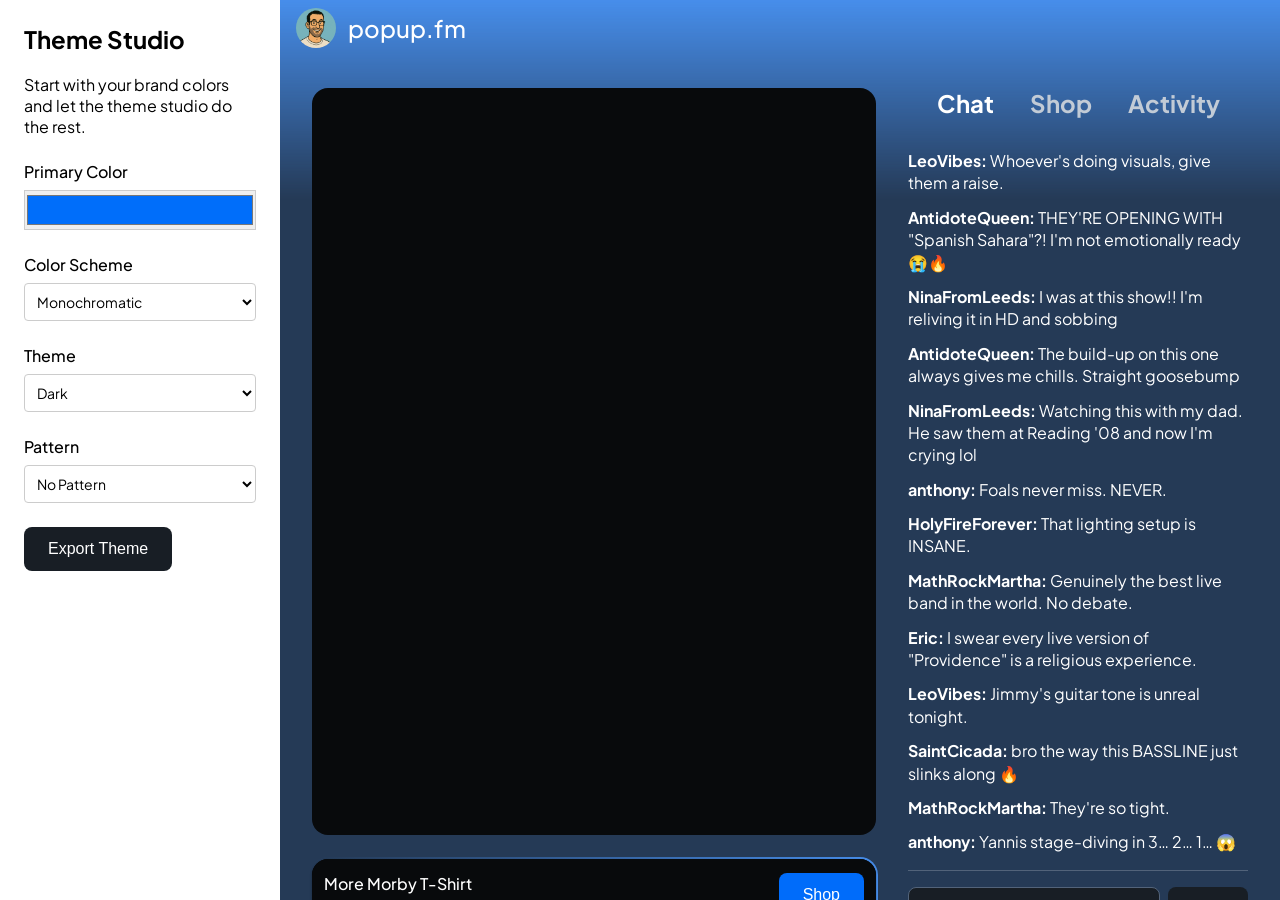
<file: index.html>
<!DOCTYPE html>
<html lang="en">
<head>
    <meta charset="UTF-8">
    <meta name="viewport" content="width=device-width, initial-scale=1.0">
    <title>Popup Theming</title>
    <link rel="preconnect" href="https://fonts.googleapis.com">
    <link rel="preconnect" href="https://fonts.gstatic.com" crossorigin>
    <link href="https://fonts.googleapis.com/css2?family=Plus+Jakarta+Sans:wght@400;500;700&display=swap" rel="stylesheet">
    <link rel="stylesheet" href="style.css">
</head>
<body>
    <div class="page-container">
        <aside class="editor">
            <h2>Theme Studio</h2>
            <p>Start with your brand colors and let the theme studio do the rest.</p>
            <form>
                <div class="form-group">
                    <label for="primary-color">Primary Color</label>
                    <input type="color" id="primary-color-picker" name="primary-color-picker" value="#006efa">
                </div>
                <div class="form-group">
                    <label for="scheme-select">Color Scheme</label>
                    <select id="scheme-select" name="scheme-select">
                        <option value="monochromatic" selected>Monochromatic</option>
                        <option value="neutral">Neutral</option>
                        <option value="complementary">Complementary</option>
                        <option value="analog">Analog</option>
                        <option value="lucky">I Feel Lucky</option>
                        <option value="custom">Custom</option>
                    </select>
                    <button type="button" id="try-again-btn" class="try-again-btn hidden">Try Another Lucky Color</button>
                </div>
                <div class="custom-color-picker hidden" id="custom-color-picker">
                    <div class="form-group">
                        <label for="secondary-color">Header Color</label>
                        <input type="color" id="secondary-color-picker" name="secondary-color-picker" value="#006efa">
                    </div>
                    <div class="form-group">
                        <label for="background-color">Background Color</label>
                        <input type="color" id="background-color-picker" name="background-color-picker" value="#006efa">
                    </div>
                </div>
                <div class="form-group">
                    <label for="theme-select">Theme</label>
                    <select id="theme-select" name="theme-select">
                        <option value="light">Light</option>
                        <option value="dark" selected>Dark</option>
                    </select>
                </div>
                <div class="form-group">
                    <label for="pattern-select">Pattern</label>
                    <select id="pattern-select" name="pattern-select">
                        <option value="none">No Pattern</option>
                        <option value="dots">Dots</option>
                        <option value="wood">Wood</option>
                        <option value="lines">Lines</option>
                        <option value="mural">Mural</option>
                        <option value="charlie-brown">Charlie Brown</option>
                    </select>
                </div>
                <div class="form-group" id="pattern-opacity-group">
                    <label for="pattern-opacity">Pattern Opacity</label>
                    <input type="range" id="pattern-opacity" name="pattern-opacity" min="0" max="100" value="30" step="5">
                    <div class="range-value"><span id="opacity-value">30</span>%</div>
                </div>
                <div class="form-group">
                    <button type="button" id="show-theme-btn" class="btn btn-secondary">Export Theme</button>
                </div>
            </form>
        </aside>
        <div class="preview" id="stage-glow">
            <div class="pattern-overlay" id="pattern-overlay"></div>
            <div class="top-layer" id="flare"></div>
            <header>
                <div class="header-content">
                    <img src="img/avatar.png" alt="popup.fm logo" class="header-logo">
                    <h1>popup.fm</h1>
                </div>
            </header>
            <div class="page-wrapper">
                <main class="container">
                    <div class="main-content">
                        <div class="top-pane">
                            <video class="background-video" autoplay loop muted playsinline>
                                <source src="foals.mp4" type="video/mp4">
                            </video>
                            <div class="artist-card">
                                <div class="artist-card-overlay"></div>
                                <h3>Yannis Philippakis</h3>
                                <p>Songwriter and guitarist, Foals</p>
                            </div>
                            <div class="stage-content">
                                <h2>Main Content</h2>
                                <p>This is the main content area. It will expand to fill the available space. Lorem ipsum dolor sit amet, consectetur adipiscing elit. Sed non risus. Suspendisse lectus tortor, dignissim sit amet, adipiscing nec, ultricies sed, dolor.</p>
                            </div>
                        </div>
                        <div class="bottom-pane">
                            <div class="product-info">
                                <h3 class="product-title">More Morby T-Shirt</h3>
                                <p class="product-details">100% Cotton • Organic • Vegan friendly</p>
                            </div>
                            <button class="btn btn-primary">Shop</button>
                        </div>
                    </div>
                    <aside class="sidebar">
                        <div class="sidebar-header">
                            <button class="tab-btn active">Chat</button>
                            <button class="tab-btn">Shop</button>
                            <button class="tab-btn">Activity</button>
                        </div>
                        <div class="comments-list">
                            <div class="comment">
                                <p><strong>LeoVibes:</strong> Whoever's doing visuals, give them a raise.</p>
                            </div>
                            <div class="comment">
                                <p><strong>AntidoteQueen:</strong> THEY'RE OPENING WITH "Spanish Sahara"?! I'm not emotionally ready 😭🔥</p>
                            </div>
                            <div class="comment">
                                <p><strong>NinaFromLeeds:</strong> I was at this show!! I'm reliving it in HD and sobbing</p>
                            </div>
                            <div class="comment">
                                <p><strong>AntidoteQueen:</strong> The build-up on this one always gives me chills. Straight goosebump</p>
                            </div>
                            <div class="comment">
                                <p><strong>NinaFromLeeds:</strong> Watching this with my dad. He saw them at Reading '08 and now I'm crying lol</p>
                            </div>
                            <div class="comment">
                                <p><strong>anthony:</strong> Foals never miss. NEVER.</p>
                            </div>
                            <div class="comment">
                                <p><strong>HolyFireForever:</strong> That lighting setup is INSANE.</p>
                            </div>
                            <div class="comment">
                                <p><strong>MathRockMartha:</strong> Genuinely the best live band in the world. No debate.</p>
                            </div>
                            <div class="comment">
                                <p><strong>Eric:</strong> I swear every live version of "Providence" is a religious experience.</p>
                            </div>
                            <div class="comment">
                                <p><strong>LeoVibes:</strong> Jimmy's guitar tone is unreal tonight.</p>
                            </div>
                            <div class="comment">
                                <p><strong>SaintCicada:</strong> bro the way this BASSLINE just slinks along 🔥</p>
                            </div>
                            <div class="comment">
                                <p><strong>MathRockMartha:</strong> They're so tight.</p>
                            </div>
                            <div class="comment">
                                <p><strong>anthony:</strong> Yannis stage-diving in 3… 2… 1… 😱</p>
                            </div>
                        </div>
                        <div class="comment-input-section">
                            <input type="text" class="comment-input input-text" placeholder="Add a comment...">
                            <button class="btn btn-secondary">Post</button>
                        </div>
                    </aside>
                </main>
            </div>
        </div>
    </div>
    <div id="theme-modal" class="modal-overlay hidden">
        <div class="modal-content">
            <div class="modal-header">
                <h2>Theme Export</h2>
                <button id="close-modal-btn" class="close-btn">&times;</button>
            </div>
            <div id="theme-object-display" class="modal-body">
                <!-- Theme object will be rendered here -->
            </div>
            <div class="modal-footer">
                <button id="copy-json-btn" class="btn btn-secondary">Copy JSON</button>
            </div>
        </div>
    </div>
    
    <script src="utilities.js"></script>
    <script src="theme-processing.js"></script>
    <script src="functions.js"></script>


</body>
</html>
</file>
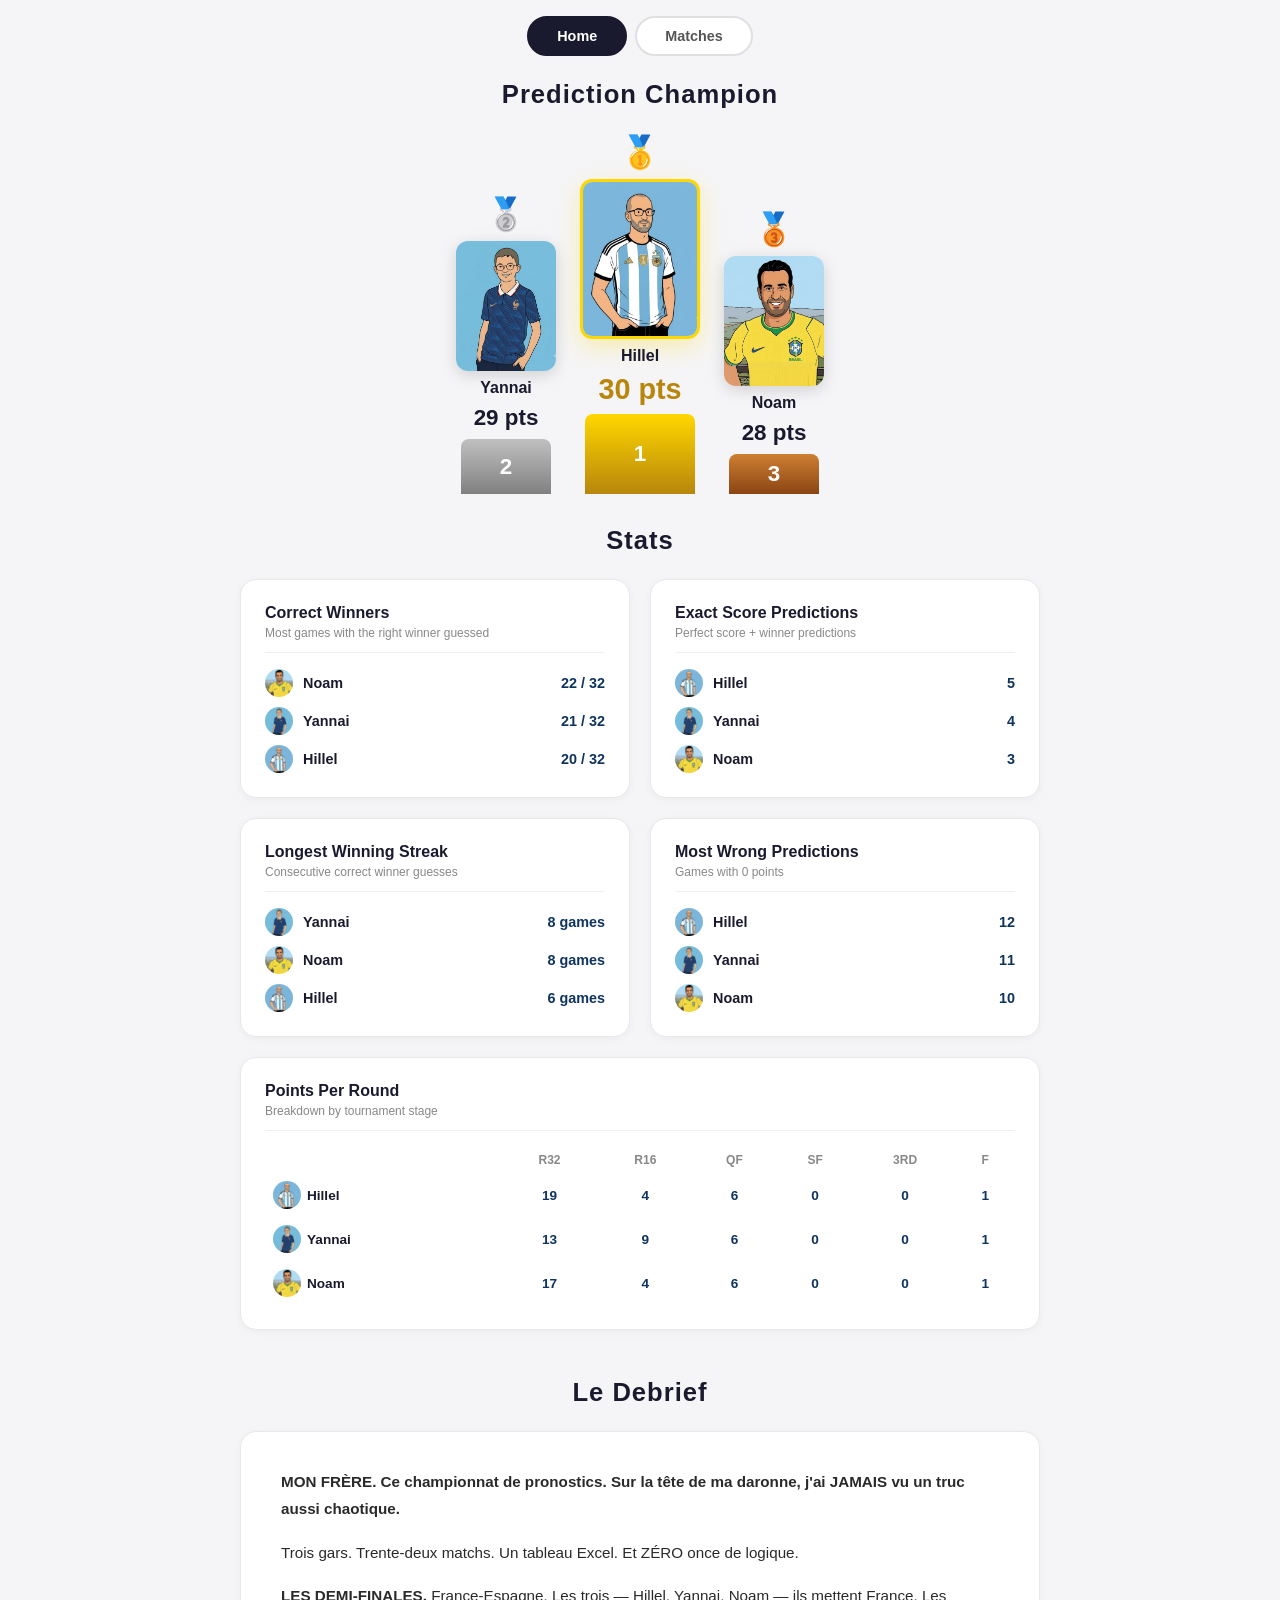
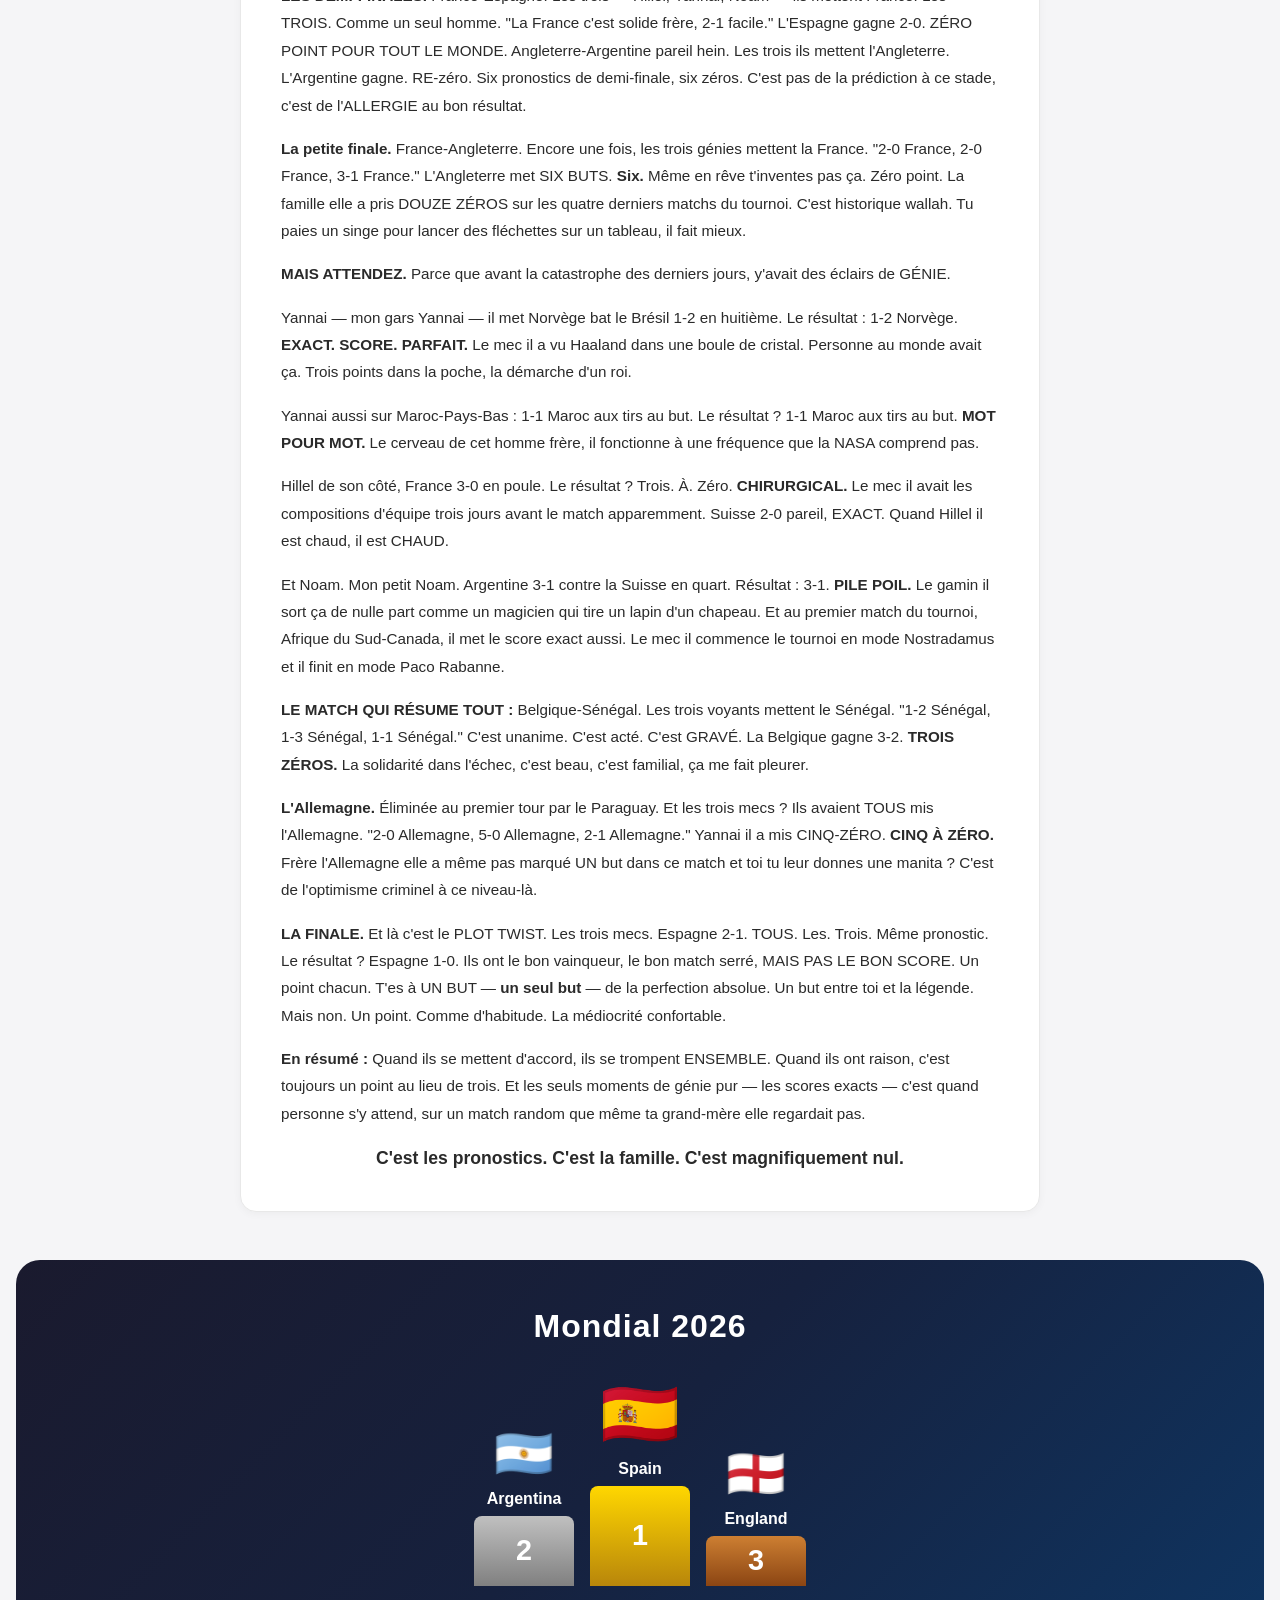
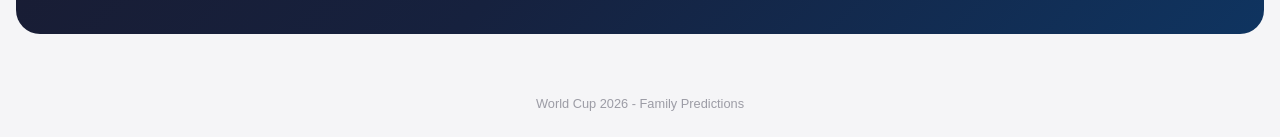
<file: mondial26/index.html>
<!DOCTYPE html>
<html lang="en">
<head>
    <meta charset="UTF-8">
    <meta name="viewport" content="width=device-width, initial-scale=1.0">
    <title>Mondial 2026 - Pronostics</title>
    <link rel="stylesheet" href="style.css">
</head>
<body>
    <nav id="main-nav">
        <button class="nav-btn active" data-view="home">Home</button>
        <button class="nav-btn" data-view="matches">Matches</button>
    </nav>

    <!-- HOME VIEW -->
    <section id="home-view">
        <section id="prediction-podium">
            <h2 class="section-title">Prediction Champion</h2>
            <div class="pred-podium" id="pred-podium"></div>
        </section>

        <section id="stats-section">
            <h2 class="section-title">Stats</h2>
            <div class="stats-grid" id="stats-grid"></div>
        </section>

        <section id="commentary">
            <h2 class="section-title">Le Debrief</h2>
            <div class="commentary-content">
                <p><strong>MON FRÈRE. Ce championnat de pronostics. Sur la tête de ma daronne, j'ai JAMAIS vu un truc aussi chaotique.</strong></p>
                <p>Trois gars. Trente-deux matchs. Un tableau Excel. Et ZÉRO once de logique.</p>

                <p><strong>LES DEMI-FINALES.</strong> France-Espagne. Les trois — Hillel, Yannai, Noam — ils mettent France. Les TROIS. Comme un seul homme. "La France c'est solide frère, 2-1 facile." L'Espagne gagne 2-0. ZÉRO POINT POUR TOUT LE MONDE. Angleterre-Argentine pareil hein. Les trois ils mettent l'Angleterre. L'Argentine gagne. RE-zéro. Six pronostics de demi-finale, six zéros. C'est pas de la prédiction à ce stade, c'est de l'ALLERGIE au bon résultat.</p>

                <p><strong>La petite finale.</strong> France-Angleterre. Encore une fois, les trois génies mettent la France. "2-0 France, 2-0 France, 3-1 France." L'Angleterre met SIX BUTS. <strong>Six.</strong> Même en rêve t'inventes pas ça. Zéro point. La famille elle a pris DOUZE ZÉROS sur les quatre derniers matchs du tournoi. C'est historique wallah. Tu paies un singe pour lancer des fléchettes sur un tableau, il fait mieux.</p>

                <p><strong>MAIS ATTENDEZ.</strong> Parce que avant la catastrophe des derniers jours, y'avait des éclairs de GÉNIE.</p>

                <p>Yannai — mon gars Yannai — il met Norvège bat le Brésil 1-2 en huitième. Le résultat : 1-2 Norvège. <strong>EXACT. SCORE. PARFAIT.</strong> Le mec il a vu Haaland dans une boule de cristal. Personne au monde avait ça. Trois points dans la poche, la démarche d'un roi.</p>

                <p>Yannai aussi sur Maroc-Pays-Bas : 1-1 Maroc aux tirs au but. Le résultat ? 1-1 Maroc aux tirs au but. <strong>MOT POUR MOT.</strong> Le cerveau de cet homme frère, il fonctionne à une fréquence que la NASA comprend pas.</p>

                <p>Hillel de son côté, France 3-0 en poule. Le résultat ? Trois. À. Zéro. <strong>CHIRURGICAL.</strong> Le mec il avait les compositions d'équipe trois jours avant le match apparemment. Suisse 2-0 pareil, EXACT. Quand Hillel il est chaud, il est CHAUD.</p>

                <p>Et Noam. Mon petit Noam. Argentine 3-1 contre la Suisse en quart. Résultat : 3-1. <strong>PILE POIL.</strong> Le gamin il sort ça de nulle part comme un magicien qui tire un lapin d'un chapeau. Et au premier match du tournoi, Afrique du Sud-Canada, il met le score exact aussi. Le mec il commence le tournoi en mode Nostradamus et il finit en mode Paco Rabanne.</p>

                <p><strong>LE MATCH QUI RÉSUME TOUT :</strong> Belgique-Sénégal. Les trois voyants mettent le Sénégal. "1-2 Sénégal, 1-3 Sénégal, 1-1 Sénégal." C'est unanime. C'est acté. C'est GRAVÉ. La Belgique gagne 3-2. <strong>TROIS ZÉROS.</strong> La solidarité dans l'échec, c'est beau, c'est familial, ça me fait pleurer.</p>

                <p><strong>L'Allemagne.</strong> Éliminée au premier tour par le Paraguay. Et les trois mecs ? Ils avaient TOUS mis l'Allemagne. "2-0 Allemagne, 5-0 Allemagne, 2-1 Allemagne." Yannai il a mis CINQ-ZÉRO. <strong>CINQ À ZÉRO.</strong> Frère l'Allemagne elle a même pas marqué UN but dans ce match et toi tu leur donnes une manita ? C'est de l'optimisme criminel à ce niveau-là.</p>

                <p><strong>LA FINALE.</strong> Et là c'est le PLOT TWIST. Les trois mecs. Espagne 2-1. TOUS. Les. Trois. Même pronostic. Le résultat ? Espagne 1-0. Ils ont le bon vainqueur, le bon match serré, MAIS PAS LE BON SCORE. Un point chacun. T'es à UN BUT — <strong>un seul but</strong> — de la perfection absolue. Un but entre toi et la légende. Mais non. Un point. Comme d'habitude. La médiocrité confortable.</p>

                <p><strong>En résumé :</strong> Quand ils se mettent d'accord, ils se trompent ENSEMBLE. Quand ils ont raison, c'est toujours un point au lieu de trois. Et les seuls moments de génie pur — les scores exacts — c'est quand personne s'y attend, sur un match random que même ta grand-mère elle regardait pas.</p>

                <p><strong>C'est les pronostics. C'est la famille. C'est magnifiquement nul.</strong></p>
            </div>
        </section>

        <section id="tournament-podium">
            <h2 class="section-title">Mondial 2026</h2>
            <div class="podium">
                <div class="podium-spot second">
                    <div class="podium-flag">🇦🇷</div>
                    <div class="podium-team">Argentina</div>
                    <div class="podium-block">2</div>
                </div>
                <div class="podium-spot first">
                    <div class="podium-flag">🇪🇸</div>
                    <div class="podium-team">Spain</div>
                    <div class="podium-block">1</div>
                </div>
                <div class="podium-spot third">
                    <div class="podium-flag">🏴󠁧󠁢󠁥󠁮󠁧󠁿</div>
                    <div class="podium-team">England</div>
                    <div class="podium-block">3</div>
                </div>
            </div>
        </section>
    </section>

    <!-- MATCHES VIEW -->
    <section id="matches-view" style="display:none;">
        <section id="hero">
            <div class="hero-bg"></div>
            <h1 class="hero-title">Mondial 2026</h1>
            <div class="hero-players">
                <div class="hero-player">
                    <div class="hero-avatar-wrapper">
                        <img src="hillel.jpeg" alt="Hillel" class="hero-avatar">
                    </div>
                    <span class="hero-name">Hillel</span>
                    <span class="hero-score" id="score-hillel">0</span>
                </div>
                <div class="hero-player">
                    <div class="hero-avatar-wrapper">
                        <img src="yannai.jpeg" alt="Yannai" class="hero-avatar">
                    </div>
                    <span class="hero-name">Yannai</span>
                    <span class="hero-score" id="score-yannai">0</span>
                </div>
                <div class="hero-player">
                    <div class="hero-avatar-wrapper">
                        <img src="noam.png" alt="Noam" class="hero-avatar">
                    </div>
                    <span class="hero-name">Noam</span>
                    <span class="hero-score" id="score-noam">0</span>
                </div>
            </div>
        </section>

        <nav id="toolbar">
            <div id="rounds"></div>
        </nav>

        <section id="matches"></section>
    </section>

    <footer>
        <p>World Cup 2026 - Family Predictions</p>
    </footer>

    <script src="app.js"></script>
</body>
</html>
</file>
<file: style.css>
@import "token.css";
@import "editor.css";

body {
    margin: 0;
    font-family: 'Plus Jakarta Sans', -apple-system, BlinkMacSystemFont, "Segoe UI", Roboto, Helvetica, Arial, sans-serif;
}

.preview {
    flex-grow: 1;
    position: relative;
    isolation: isolate;
    color: var(--primary-text);
    height: 100%;
    overflow: hidden;
    display: flex;
    flex-direction: column;
}

#stage-glow {
    background: linear-gradient(135deg, var(--gradient-brand-1) 100%, var(--gradient-brand-2) 100%);
    position: relative;
}

#flare {
    background: var(--secondary-brand);
    -webkit-mask-image: linear-gradient(to bottom, black, transparent);
    mask-image: linear-gradient(to bottom, black, transparent); 
}

/* Pattern Overlay */
.pattern-overlay {
    position: absolute;
    top: 0;
    left: 0;
    width: 100%;
    height: 100%;
    opacity: 0.3;
    pointer-events: none;
    z-index: 1;
    display: none;
}

.pattern-overlay-dots{
    background: url("img/dots.png") repeat;
    background-size: 100px 100px;
}

.pattern-overlay-wood{
    background: url("img/wood.png") repeat;
    background-size: 220px 220px;
}

.pattern-overlay-lines{
    background: url("img/lines.png") repeat;
    background-size: 100px 100px;
}

.pattern-overlay-mural{
    background: url("img/mural.png") repeat;
    background-size: 400px 400px;
}

.pattern-overlay-charlie-brown{
    background: url("img/charlie-brown.png") repeat;
    background-size: 20px 12px;
}

.top-layer {
    position: absolute;
    top: 0;
    left: 0;
    width: 100%;
    height: 200px;
    z-index: 0;
}

header {
    width: 100%;
    height: 56px;
    padding: 0 16px;
    background-color: transparent;
    box-sizing: border-box;
    display: flex;
    align-items: center;
    flex-shrink: 0;
    z-index: 2;
}

.header-content {
    display: flex;
    align-items: center;
    height: 100%;
}

.header-content h1 {
    margin: 0;
    font-size: 24px;
    line-height: 1;
    font-weight: 500;
}

.header-logo {
    width: 40px;
    height: 40px;
    border-radius: 50%;
    margin-right: 12px;
    object-fit: cover;
}

.page-wrapper {
    margin: 0 32px;
    display: flex;
    flex-direction: column;
    flex-grow: 1;
    box-sizing: border-box;
    padding-top: 32px;
    padding-bottom: 24px;
    min-height: 0;
}

.container {
    max-width: 1300px;
    margin: 0 auto;
    display: flex;
    gap: 32px;
    align-items: stretch;
    flex-grow: 1;
}

.main-content {
    flex-grow: 1;
    background: transparent;
    box-shadow: none;
    padding: 0;
    border-radius: 0;
    display: flex;
    flex-direction: column;
    gap: 24px;
    z-index: 2;
}

.top-pane {
    flex-grow: 1;
    background: var(--surface-1);
    padding: 16px 24px;
    border-radius: var(--border-radius);
    position: relative;
    overflow: hidden;
}

.artist-card {
    position: absolute;
    width: 100%;
    bottom: 0px;
    left: 0px;
    padding: 120px 48px 48px 48px;
    display: flex;
    flex-direction: column;
    gap: 16px;
    z-index: 2;
    opacity: 0;
    animation: artistCardAnimation 16s infinite;
}

.artist-card-overlay {
    position: absolute;
    top: 0;
    left: 0;
    width: 100%;
    height: 100%;
    opacity: 0.6;
    background: linear-gradient(to top, var(--secondary-brand) 0%, rgba(0, 0, 0, 0) 100%);
}

.artist-card h3 {
    margin: 0;
    color: #ffffff;
    font-size: 48px; line-height: 100%;
    font-weight: 700;
    z-index: 2;
    text-shadow: 0 1px 16px rgba(0, 0, 0, 0.5);
}

.artist-card p {
    margin: 0;
    color: #ffffff;
    z-index: 2;
    font-size: 18px;
    text-shadow: 0 1px 16px rgba(0, 0, 0, 0.5);
}

.stage-content {
    opacity: 0;
}

.background-video {
    position: absolute;
    top: 50%;
    left: 50%;
    transform: translate(-50%, -50%);
    min-width: 100%;
    min-height: 100%;
    width: auto;
    height: auto;
    object-fit: cover;
}

.top-pane .content {
    position: relative;
    z-index: 1;
    flex-grow: 1;
    width: 100%;
}

@keyframes gradientBorder {
    0% {
        background-position: 0% 50%;
    }
    50% {
        background-position: 100% 50%;
    }
    100% {
        background-position: 0% 50%;
    }
}

.bottom-pane {
    height: 72px;
    flex-shrink: 0;
    width: 100%;
    border-radius: var(--border-radius);
    background: var(--surface-1);
    box-shadow: 0 1px 3px rgba(0,0,0,0.12), 0 1px 2px rgba(0,0,0,0.24);
    display: flex;
    align-items: center;
    justify-content: center;
    position: relative;
    padding: 12px;
    box-sizing: border-box;
}

.bottom-pane::before {
    content: '';
    position: absolute;
    top: -2px;
    left: -2px;
    right: -2px;
    bottom: -2px;
    border-radius: calc(var(--border-radius) + 2px);
    background: linear-gradient(90deg, 
        var(--gradient-brand-1),
        var(--secondary-brand),
        var(--gradient-brand-1)
    );
    background-size: 200% 100%;
    z-index: -1;
    animation: gradientBorder 10s ease infinite;
}

.bottom-pane::after {
    content: '';
    position: absolute;
    top: 0;
    left: 0;
    right: 0;
    bottom: 0;
    background: var(--surface-1);
    border-radius: var(--border-radius);
    z-index: -1;
}

.promo-item {
    position: absolute;
    top: 12px;
    left: 12px;
    right: 12px;
    bottom: 12px;
    display: flex;
    align-items: center;
    justify-content: space-between;
    opacity: 0;
    transform: translateY(20px);
    transition: opacity 0.5s ease-out, transform 0.5s ease-out;
}

.promo-item.active {
    opacity: 1;
    transform: translateY(0);
}

.promo-item.exit {
    transform: translateY(-20px);
}

.sidebar {
    width: 340px;
    flex-shrink: 0;
    border-radius: var(--border-radius);
    z-index: 2;
    display: flex;
    flex-direction: column;
    gap: 16px;
    min-height: 0;
}

h1, h2, h3 {
    margin-top: 0;
}

html, body {
    height: 100%;
}

.page-container {
    display: flex;
    height: 100%;
}


.product-info {
    flex-grow: 1;
}

.product-info .product-title {
    margin: 0 0 4px;
    font-size: 16px;
    font-weight: 500;
}

.product-info .product-details {
    margin: 0;
    font-size: 14px;
    color: var(--secondary-text);
}

.btn {
    border: none;
    padding: 10px 24px;
    height: 44px;
    border-radius: 8px;
    font-size: 16px;
    font-weight: 500;
    cursor: pointer;
    transition: opacity 0.2s ease;
    flex-shrink: 0;
}

.btn-primary {
    background-color: var(--primary-brand);
    color: var(--primary-brand-text);
}

.btn-primary:hover {
    opacity: 0.9;
}

.btn-secondary {
    background-color: var(--surface-2);
    color: var(--primary-text);
}

.btn-secondary:hover {
    opacity: 0.9;
}

.sidebar-header {
    display: flex;
    justify-content: center;
    gap: 36px;
    padding-bottom: 16px;
}

.tab-btn {
    background: none;
    border: none;
    color: var(--secondary-text);
    font-family: 'Plus Jakarta Sans', sans-serif;
    font-size: 24px;
    font-weight: 700;
    padding: 0;
    cursor: pointer;
    transition: color 0.2s ease;
}

.tab-btn.active {
    color: var(--primary-text);
}

.tab-btn:hover {
    color: #FFFFFF;
}

.comments-list {
    display: flex;
    flex-direction: column;
    gap: 12px;
    flex-grow: 1;
    justify-content: flex-end;
    overflow-y: auto;
    min-height: 0;
}

.comment p {
    margin: 0;
    font-size: 16px;
    line-height: 1.4;
    color: var(--primary-text);
}

.comment p strong {
    font-weight: 700;
}

.comment-input-section {
    display: flex;
    gap: 8px;
    padding-top: 16px;
    margin-top: auto;
    border-top: 1px solid var(--graph-1);
}

.input-text {
    height: 44px;
    border: 1px solid transparent;
    background-color: var(--surface-2);
    border-radius: 8px;
    padding: 0 16px;
    font-family: inherit;
    font-size: 14px;
    color: var(--primary-text);
    transition: border-color 0.2s ease;
    box-sizing: border-box;
    border: 1px solid var(--graph-1);
}

.input-text::placeholder {
    color: var(--secondary-text);
}

.input-text:focus {
    outline: none;
    border-color: var(--primary-brand);
}

.comment-input{
    flex-grow: 1;
}

@keyframes artistCardAnimation {
    0% {
        opacity: 0;
        transform: translateY(10px);
    }
    3% {
        opacity: 1;
        transform: translateY(0);
    }
    50% {
        opacity: 1;
        transform: translateY(0);
    }
    53% {
        opacity: 0;
        transform: translateY(0);
    }
    100% {
        opacity: 0;
        transform: translateY(0);
    }
}
</file>
<file: mondial26/style.css>
* {
    margin: 0;
    padding: 0;
    box-sizing: border-box;
}

body {
    font-family: -apple-system, BlinkMacSystemFont, 'Segoe UI', Roboto, sans-serif;
    background: #f5f5f7;
    min-height: 100vh;
    color: #1a1a2e;
    padding: 16px;
}

/* Main Navigation */
#main-nav {
    display: flex;
    justify-content: center;
    gap: 8px;
    margin-bottom: 24px;
}

.nav-btn {
    background: #fff;
    border: 2px solid #e0e0e0;
    color: #555;
    padding: 10px 28px;
    border-radius: 24px;
    cursor: pointer;
    font-size: 0.9rem;
    font-weight: 700;
    transition: all 0.2s;
}

.nav-btn:hover {
    background: #f0f0f0;
}

.nav-btn.active {
    background: #1a1a2e;
    border-color: #1a1a2e;
    color: #fff;
}

/* ===== HOME VIEW ===== */

.section-title {
    text-align: center;
    font-size: 1.6rem;
    font-weight: 900;
    color: #1a1a2e;
    margin-bottom: 24px;
    letter-spacing: 1px;
}

/* Tournament Podium */
#tournament-podium {
    background: linear-gradient(135deg, #1a1a2e 0%, #16213e 50%, #0f3460 100%);
    border-radius: 24px;
    padding: 48px 32px;
    margin-top: 48px;
    margin-bottom: 32px;
    text-align: center;
}

#tournament-podium .section-title {
    color: #fff;
    font-size: 2rem;
    margin-bottom: 32px;
}

.podium {
    display: flex;
    justify-content: center;
    align-items: flex-end;
    gap: 16px;
    max-width: 500px;
    margin: 0 auto;
}

.podium-spot {
    display: flex;
    flex-direction: column;
    align-items: center;
    gap: 8px;
}

.podium-flag {
    font-size: 3rem;
}

.podium-team {
    font-weight: 700;
    font-size: 1rem;
    color: #fff;
}

.podium-block {
    width: 100px;
    display: flex;
    align-items: center;
    justify-content: center;
    font-size: 1.8rem;
    font-weight: 900;
    color: #fff;
    border-radius: 8px 8px 0 0;
}

.podium-spot.first .podium-block {
    height: 100px;
    background: linear-gradient(180deg, #ffd700, #b8860b);
}

.podium-spot.first .podium-flag {
    font-size: 4rem;
}

.podium-spot.second .podium-block {
    height: 70px;
    background: linear-gradient(180deg, #c0c0c0, #808080);
}

.podium-spot.third .podium-block {
    height: 50px;
    background: linear-gradient(180deg, #cd7f32, #8b4513);
}

/* Prediction Podium */
#prediction-podium {
    margin-bottom: 32px;
}

.pred-podium {
    display: flex;
    justify-content: center;
    align-items: flex-end;
    gap: 24px;
    max-width: 600px;
    margin: 0 auto;
}

.pred-podium-spot {
    display: flex;
    flex-direction: column;
    align-items: center;
    gap: 8px;
}

.pred-podium-medal {
    font-size: 2rem;
}

.pred-podium-avatar {
    width: 100px;
    height: 130px;
    border-radius: 12px;
    object-fit: cover;
    object-position: top;
    box-shadow: 0 4px 16px rgba(0, 0, 0, 0.15);
}

.pred-podium-spot.first .pred-podium-avatar {
    width: 120px;
    height: 160px;
    box-shadow: 0 8px 24px rgba(255, 215, 0, 0.3);
    border: 3px solid #ffd700;
}

.pred-podium-name {
    font-weight: 700;
    font-size: 1rem;
    color: #1a1a2e;
}

.pred-podium-score {
    font-size: 1.4rem;
    font-weight: 900;
    color: #1a1a2e;
}

.pred-podium-spot.first .pred-podium-score {
    font-size: 1.8rem;
    color: #b8860b;
}

.pred-podium-block {
    width: 90px;
    display: flex;
    align-items: center;
    justify-content: center;
    font-size: 1.4rem;
    font-weight: 900;
    color: #fff;
    border-radius: 8px 8px 0 0;
}

.pred-podium-spot.first .pred-podium-block {
    height: 80px;
    width: 110px;
    background: linear-gradient(180deg, #ffd700, #b8860b);
}

.pred-podium-spot.second .pred-podium-block {
    height: 55px;
    background: linear-gradient(180deg, #c0c0c0, #808080);
}

.pred-podium-spot.third .pred-podium-block {
    height: 40px;
    background: linear-gradient(180deg, #cd7f32, #8b4513);
}

/* Stats Section */
#stats-section {
    max-width: 800px;
    margin: 0 auto;
}

.stats-grid {
    display: grid;
    grid-template-columns: 1fr 1fr;
    gap: 20px;
}

.stat-card {
    background: #fff;
    border-radius: 16px;
    padding: 24px;
    border: 1px solid #e8e8e8;
    box-shadow: 0 2px 8px rgba(0, 0, 0, 0.04);
}

.stat-card.full-width {
    grid-column: 1 / -1;
}

.stat-card-header {
    margin-bottom: 16px;
    padding-bottom: 12px;
    border-bottom: 1px solid #f0f0f0;
}

.stat-card-title {
    font-size: 1rem;
    font-weight: 800;
    color: #1a1a2e;
    margin-bottom: 4px;
}

.stat-card-subtitle {
    font-size: 0.75rem;
    color: #888;
}

.stat-card-body {
    display: flex;
    flex-direction: column;
    gap: 10px;
}

.stat-row {
    display: flex;
    align-items: center;
    gap: 10px;
}

.stat-avatar {
    width: 28px;
    height: 28px;
    border-radius: 50%;
    object-fit: cover;
    object-position: top;
}

.stat-name {
    font-weight: 600;
    font-size: 0.9rem;
    flex: 1;
}

.stat-value {
    font-weight: 800;
    font-size: 0.9rem;
    color: #0f3460;
}

.champion-row .stat-value {
    color: #27ae60;
    font-size: 1.2rem;
}

/* Round table */
.round-table {
    width: 100%;
    border-collapse: collapse;
    font-size: 0.85rem;
}

.round-table th {
    font-weight: 700;
    padding: 6px 8px;
    text-align: center;
    color: #888;
    font-size: 0.75rem;
}

.round-table td {
    padding: 8px;
    text-align: center;
}

.round-table td:first-child {
    text-align: left;
    font-weight: 600;
    display: flex;
    align-items: center;
    gap: 6px;
}

.round-pts {
    font-weight: 800;
    color: #0f3460;
}

/* Commentary */
#commentary {
    max-width: 800px;
    margin: 48px auto 0;
}

.commentary-content {
    background: #fff;
    border-radius: 16px;
    padding: 36px 40px;
    border: 1px solid #e8e8e8;
    box-shadow: 0 2px 8px rgba(0, 0, 0, 0.04);
    font-size: 0.95rem;
    line-height: 1.8;
    color: #2a2a2a;
}

.commentary-content p {
    margin-bottom: 16px;
}

.commentary-content p:last-child {
    margin-bottom: 0;
    text-align: center;
    font-size: 1.1rem;
}

/* ===== MATCHES VIEW ===== */

/* Hero Banner */
#hero {
    position: relative;
    background: linear-gradient(135deg, #1a1a2e 0%, #16213e 50%, #0f3460 100%);
    border-radius: 24px;
    padding: 48px 32px 40px;
    margin-bottom: 28px;
    overflow: hidden;
    text-align: center;
}

.hero-bg {
    position: absolute;
    inset: 0;
    background:
        radial-gradient(circle at 20% 50%, rgba(78, 205, 196, 0.15) 0%, transparent 50%),
        radial-gradient(circle at 80% 50%, rgba(255, 107, 107, 0.1) 0%, transparent 50%);
    pointer-events: none;
}

.hero-title {
    position: relative;
    font-size: 2.4rem;
    font-weight: 900;
    color: #fff;
    letter-spacing: 3px;
    text-transform: uppercase;
    margin-bottom: 36px;
}

.hero-players {
    position: relative;
    display: flex;
    justify-content: center;
    gap: 48px;
}

.hero-player {
    display: flex;
    flex-direction: column;
    align-items: center;
    gap: 10px;
}

.hero-avatar-wrapper {
    position: relative;
    width: 160px;
    height: 210px;
    border-radius: 16px;
    overflow: hidden;
    border: none;
    box-shadow: 0 8px 32px rgba(0, 0, 0, 0.3);
    transition: transform 0.3s, box-shadow 0.3s;
}

.hero-avatar-wrapper:hover {
    transform: translateY(-4px);
    box-shadow: 0 12px 40px rgba(0, 0, 0, 0.4);
    border: none;
}

.hero-avatar {
    width: 100%;
    height: 100%;
    object-fit: cover;
    object-position: top;
}

.hero-name {
    font-size: 0.85rem;
    font-weight: 700;
    text-transform: uppercase;
    letter-spacing: 2px;
    color: rgba(255, 255, 255, 0.7);
}

.hero-score {
    font-size: 2.8rem;
    font-weight: 900;
    color: #fff;
    line-height: 1;
    text-shadow: 0 2px 10px rgba(78, 205, 196, 0.4);
}

/* Toolbar */
#toolbar {
    display: flex;
    align-items: center;
    justify-content: center;
    padding: 8px 0;
    margin-bottom: 20px;
}

#rounds {
    display: flex;
    gap: 6px;
    flex-wrap: wrap;
    justify-content: center;
}

.round-btn {
    background: #fff;
    border: 1px solid #ddd;
    color: #333;
    padding: 8px 16px;
    border-radius: 20px;
    cursor: pointer;
    font-size: 0.85rem;
    font-weight: 600;
    transition: all 0.2s;
}

.round-btn:hover {
    background: #eee;
}

.round-btn.active {
    background: #333;
    border-color: #333;
    color: #fff;
}

/* Match Cards */
#matches {
    display: grid;
    grid-template-columns: 1fr 1fr;
    gap: 32px;
    max-width: 900px;
    margin: 0 auto;
}

.match-card {
    background: #fff;
    border: 1px solid #e0e0e0;
    border-radius: 12px;
    padding: 32px;
    transition: all 0.2s;
}

.match-card.played {
    border-color: #4ecdc4;
}

.match-header {
    display: flex;
    justify-content: space-between;
    align-items: center;
    margin-bottom: 12px;
}

.match-date {
    font-size: 0.75rem;
    opacity: 0.6;
}

.match-status {
    font-size: 0.7rem;
    padding: 2px 8px;
    border-radius: 10px;
    font-weight: 600;
}

.match-status.upcoming {
    background: #f0f0f0;
    color: #999;
}

.match-status.played {
    background: #d4edda;
    color: #155724;
}

.match-teams {
    display: flex;
    align-items: center;
    justify-content: space-between;
    gap: 12px;
    margin-bottom: 24px;
}

.team-name {
    font-weight: 700;
    font-size: 1.3rem;
    flex: 1;
}

.team-name:last-child {
    text-align: right;
}

.vs-label {
    font-size: 0.8rem;
    font-weight: 600;
    color: #1a1a2e;
}

.score-box {
    width: 32px;
    height: 32px;
    display: flex;
    align-items: center;
    justify-content: center;
    background: #e8f8f5;
    border: 1px solid #4ecdc4;
    border-radius: 6px;
    font-weight: 800;
    font-size: 1.1rem;
    color: #2a9d8f;
}

.score-box:empty {
    display: none;
}

.score-separator {
    font-size: 0.9rem;
    font-weight: 700;
    color: #1a1a2e;
}

.pen-info {
    text-align: center;
    font-size: 0.75rem;
    color: #856404;
    opacity: 0.8;
    margin-top: 4px;
}

/* Predictions */
.predictions {
    display: flex;
    flex-direction: column;
    gap: 8px;
    margin-top: 12px;
}

.prediction-item {
    display: flex;
    align-items: center;
    justify-content: space-between;
}

.pred-player {
    display: flex;
    align-items: center;
    gap: 8px;
}

.pred-avatar {
    width: 24px;
    height: 24px;
    border-radius: 50%;
    object-fit: cover;
    object-position: top;
}

.pred-name {
    font-weight: 700;
    font-size: 0.9rem;
    color: #1a1a2e;
}

.pred-result {
    display: flex;
    align-items: center;
    gap: 6px;
}

.prediction-item .value {
    font-size: 0.9rem;
    color: #1a1a2e;
}

/* Points badges */
.points-badge {
    font-size: 0.7rem;
    padding: 2px 6px;
    border-radius: 6px;
    font-weight: 700;
    margin-left: 4px;
}

.points-badge.pts-3 {
    background: #d4edda;
    color: #155724;
}

.points-badge.pts-1 {
    background: #fff3cd;
    color: #856404;
}

.points-badge.pts-0 {
    background: #ffe5e5;
    color: #d63031;
}

/* Empty state */
.empty {
    text-align: center;
    opacity: 0.5;
    padding: 40px;
}

/* Footer */
footer {
    text-align: center;
    padding: 30px 0 10px;
    opacity: 0.4;
    font-size: 0.8rem;
}

/* Responsive */
@media (max-width: 700px) {
    .stats-grid {
        grid-template-columns: 1fr;
    }

    #matches {
        grid-template-columns: 1fr;
        max-width: 500px;
    }

    .podium-block { width: 80px; }
    .pred-podium { gap: 16px; }
    .pred-podium-avatar { width: 80px; height: 100px; }
    .pred-podium-spot.first .pred-podium-avatar { width: 95px; height: 125px; }
}

@media (max-width: 480px) {
    #hero {
        padding: 32px 16px 28px;
        border-radius: 16px;
    }

    .hero-title {
        font-size: 1.6rem;
        margin-bottom: 24px;
    }

    .hero-players {
        gap: 20px;
    }

    .hero-avatar-wrapper {
        width: 80px;
        height: 110px;
        border-radius: 12px;
    }

    .hero-score {
        font-size: 2rem;
    }

    .team-name {
        font-size: 0.85rem;
    }

    .podium-flag { font-size: 2rem; }
    .podium-spot.first .podium-flag { font-size: 2.5rem; }
    .podium-block { width: 60px; font-size: 1.2rem; }
    .podium-team { font-size: 0.8rem; }

    .pred-podium-avatar { width: 60px; height: 80px; }
    .pred-podium-spot.first .pred-podium-avatar { width: 75px; height: 100px; }
}
</file>
